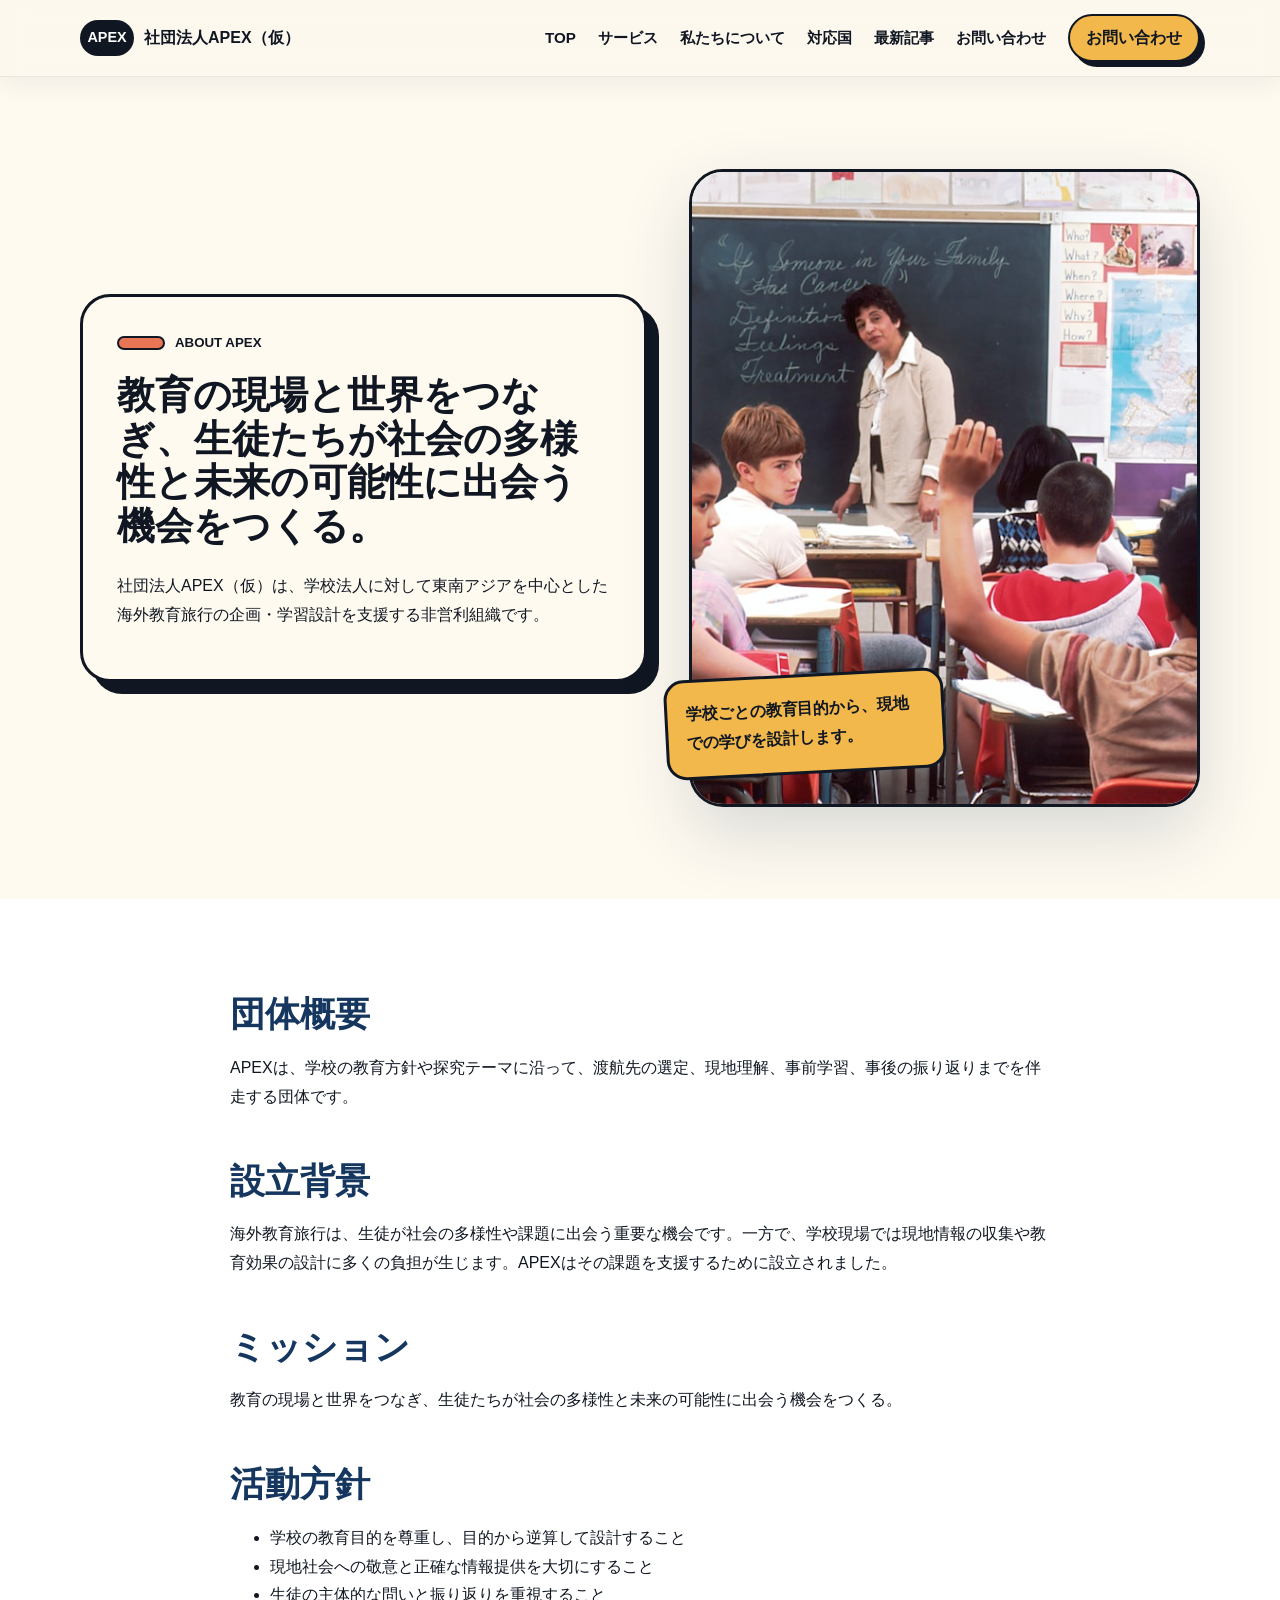
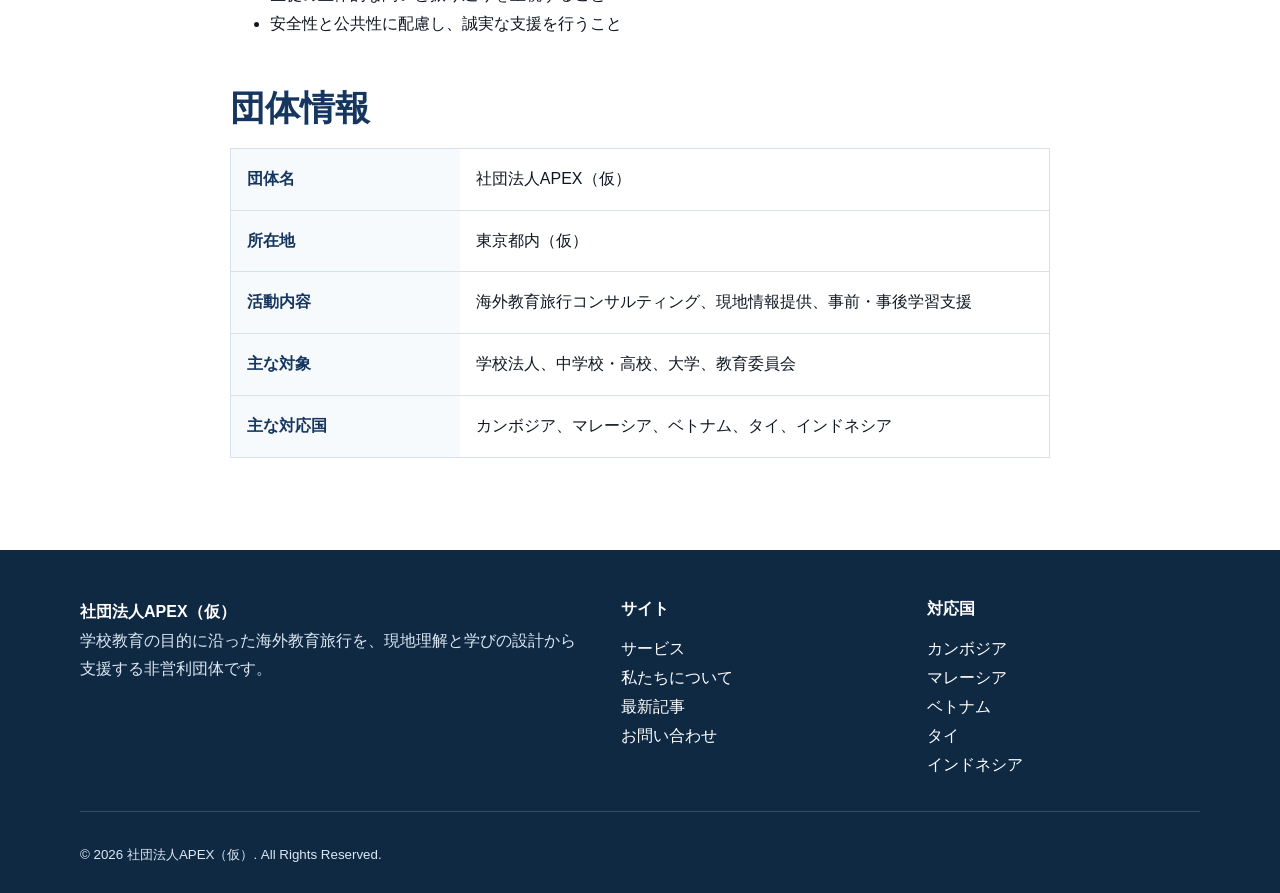
<file: about.html>
<!doctype html>
<html lang="ja">
<head>
  <meta charset="utf-8">
  <meta name="viewport" content="width=device-width, initial-scale=1">
  <title>私たちについて | 社団法人APEX（仮）</title>
  <meta name="description" content="社団法人APEX（仮）の団体概要、ミッション、活動方針を紹介します。">
  <link rel="stylesheet" href="style.css">
  <link rel="stylesheet" href="assets/css/main.css">
  <link rel="stylesheet" href="assets/css/field.css">
  <link rel="stylesheet" href="assets/css/static.css">
</head>
<body class="field-preview">
  <a class="skip-link" href="#main">本文へ移動</a>
  <header class="site-header">
    <div class="container header-inner">
      <a class="site-brand" href="index.html#top">
        <span class="site-brand__mark">APEX</span>
        <span class="site-brand__text">社団法人APEX（仮）</span>
      </a>
      <button class="nav-toggle" type="button" aria-expanded="false" aria-controls="primary-nav" data-nav-toggle><span></span><span></span><span></span><span class="screen-reader-text">メニュー</span></button>
      <nav id="primary-nav" class="primary-nav" aria-label="グローバルナビゲーション" data-primary-nav>
        <ul class="primary-nav__list"><li><a href="index.html#top">TOP</a></li><li><a href="index.html#service">サービス</a></li><li><a href="about.html">私たちについて</a></li><li><a href="index.html#countries">対応国</a></li><li><a href="index.html#articles">最新記事</a></li><li><a href="index.html#contact">お問い合わせ</a></li></ul>
        <a class="button button--small" href="index.html#contact">お問い合わせ</a>
      </nav>
    </div>
  </header>

  <main id="main">
    <section class="field-section field-section--paper">
      <div class="container field-story-grid">
        <div class="field-story-copy">
          <p class="field-kicker">About APEX</p>
          <blockquote>教育の現場と世界をつなぎ、生徒たちが社会の多様性と未来の可能性に出会う機会をつくる。</blockquote>
          <p>社団法人APEX（仮）は、学校法人に対して東南アジアを中心とした海外教育旅行の企画・学習設計を支援する非営利組織です。</p>
        </div>
        <div class="field-story-media">
          <img src="assets/images/students-class.jpg" alt="教室で学ぶ生徒たち">
          <div class="field-story-label">学校ごとの教育目的から、現地での学びを設計します。</div>
        </div>
      </div>
    </section>

    <section class="field-section field-section--white">
      <div class="container content-narrow rich-text">
        <h2>団体概要</h2>
        <p>APEXは、学校の教育方針や探究テーマに沿って、渡航先の選定、現地理解、事前学習、事後の振り返りまでを伴走する団体です。</p>
        <h2>設立背景</h2>
        <p>海外教育旅行は、生徒が社会の多様性や課題に出会う重要な機会です。一方で、学校現場では現地情報の収集や教育効果の設計に多くの負担が生じます。APEXはその課題を支援するために設立されました。</p>
        <h2>ミッション</h2>
        <p>教育の現場と世界をつなぎ、生徒たちが社会の多様性と未来の可能性に出会う機会をつくる。</p>
        <h2>活動方針</h2>
        <ul><li>学校の教育目的を尊重し、目的から逆算して設計すること</li><li>現地社会への敬意と正確な情報提供を大切にすること</li><li>生徒の主体的な問いと振り返りを重視すること</li><li>安全性と公共性に配慮し、誠実な支援を行うこと</li></ul>
        <h2>団体情報</h2>
        <table class="info-table"><tbody><tr><th>団体名</th><td>社団法人APEX（仮）</td></tr><tr><th>所在地</th><td>東京都内（仮）</td></tr><tr><th>活動内容</th><td>海外教育旅行コンサルティング、現地情報提供、事前・事後学習支援</td></tr><tr><th>主な対象</th><td>学校法人、中学校・高校、大学、教育委員会</td></tr><tr><th>主な対応国</th><td>カンボジア、マレーシア、ベトナム、タイ、インドネシア</td></tr></tbody></table>
      </div>
    </section>
  </main>

  <footer class="site-footer">
    <div class="container footer-grid">
      <div><a class="footer-brand" href="index.html">社団法人APEX（仮）</a><p>学校教育の目的に沿った海外教育旅行を、現地理解と学びの設計から支援する非営利団体です。</p></div>
      <nav aria-label="フッターナビゲーション"><h2>サイト</h2><ul><li><a href="index.html#service">サービス</a></li><li><a href="about.html">私たちについて</a></li><li><a href="index.html#articles">最新記事</a></li><li><a href="index.html#contact">お問い合わせ</a></li></ul></nav>
      <nav aria-label="対応国リンク"><h2>対応国</h2><ul><li><a href="cambodia.html">カンボジア</a></li><li><a href="malaysia.html">マレーシア</a></li><li><a href="vietnam.html">ベトナム</a></li><li><a href="thailand.html">タイ</a></li><li><a href="indonesia.html">インドネシア</a></li></ul></nav>
    </div>
    <div class="container footer-bottom"><small>&copy; 2026 社団法人APEX（仮）. All Rights Reserved.</small></div>
  </footer>
  <script src="assets/js/main.js"></script>
</body>
</html>
</file>
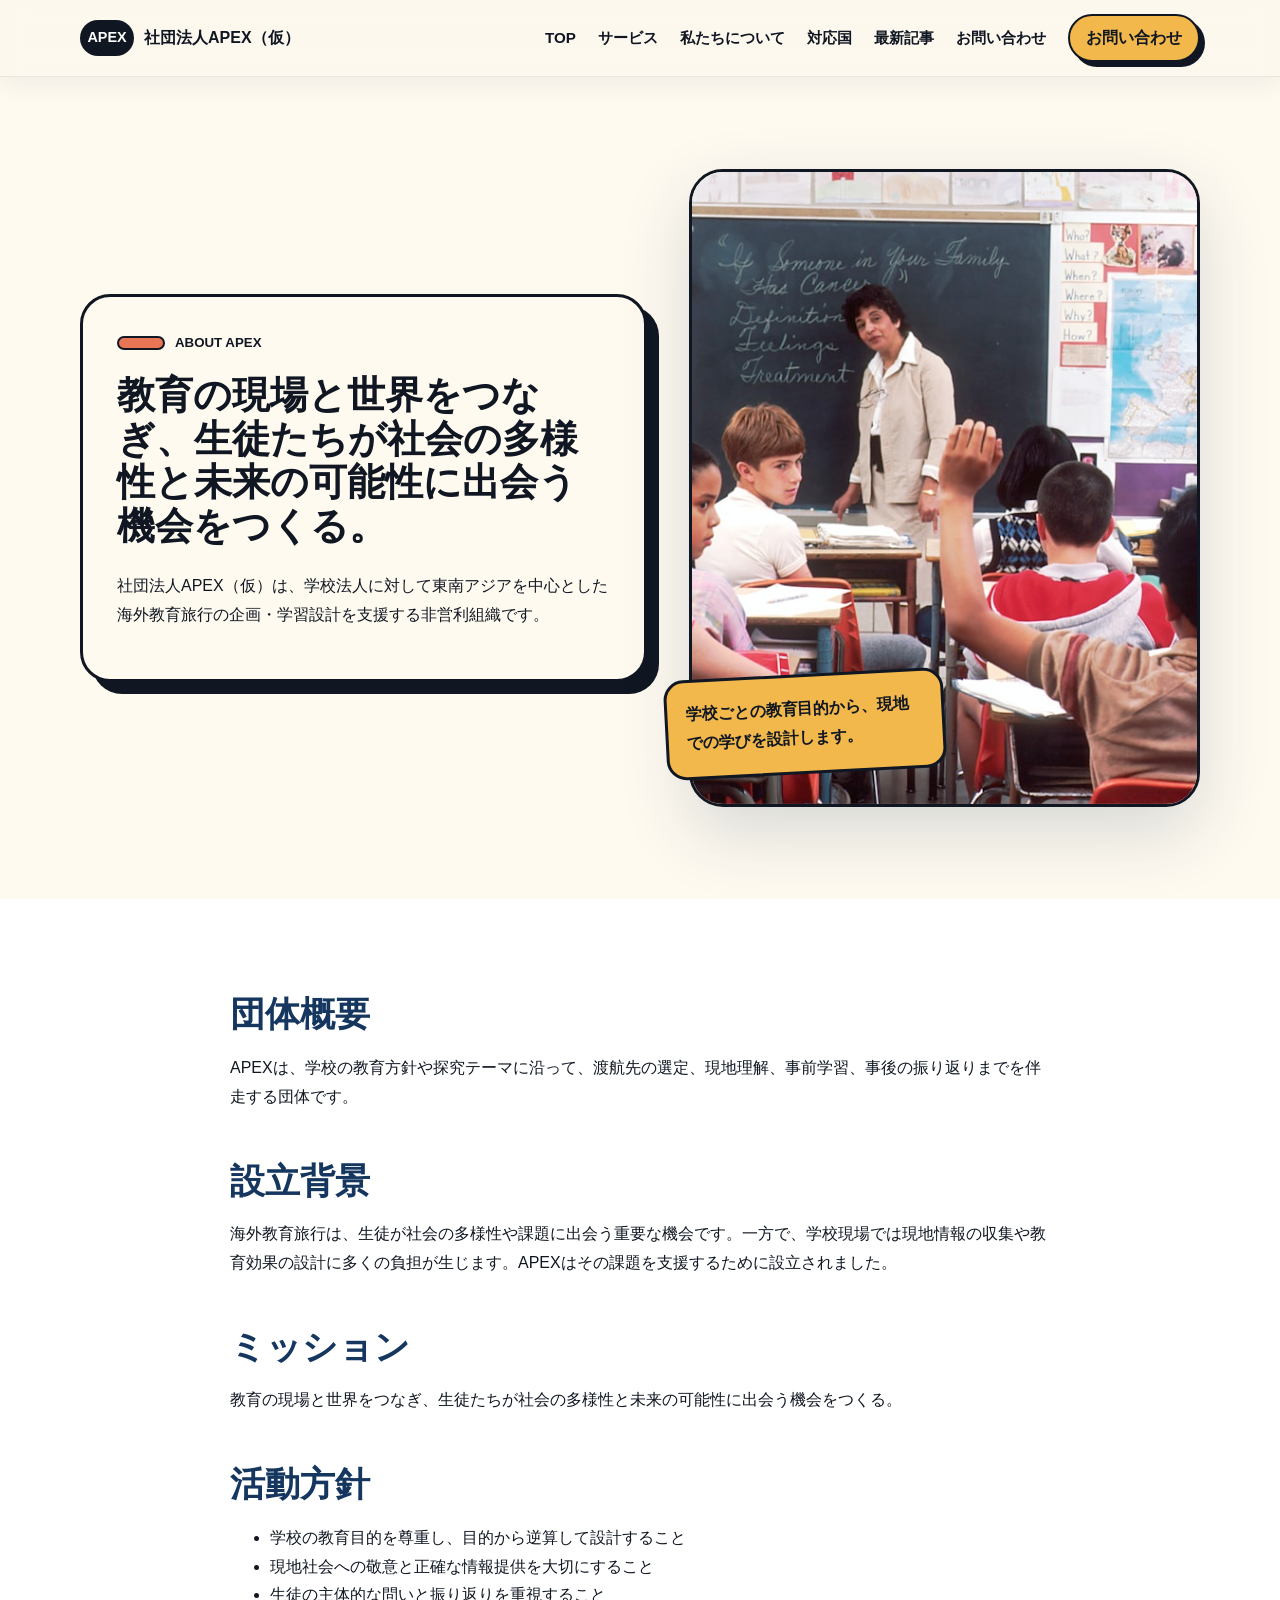
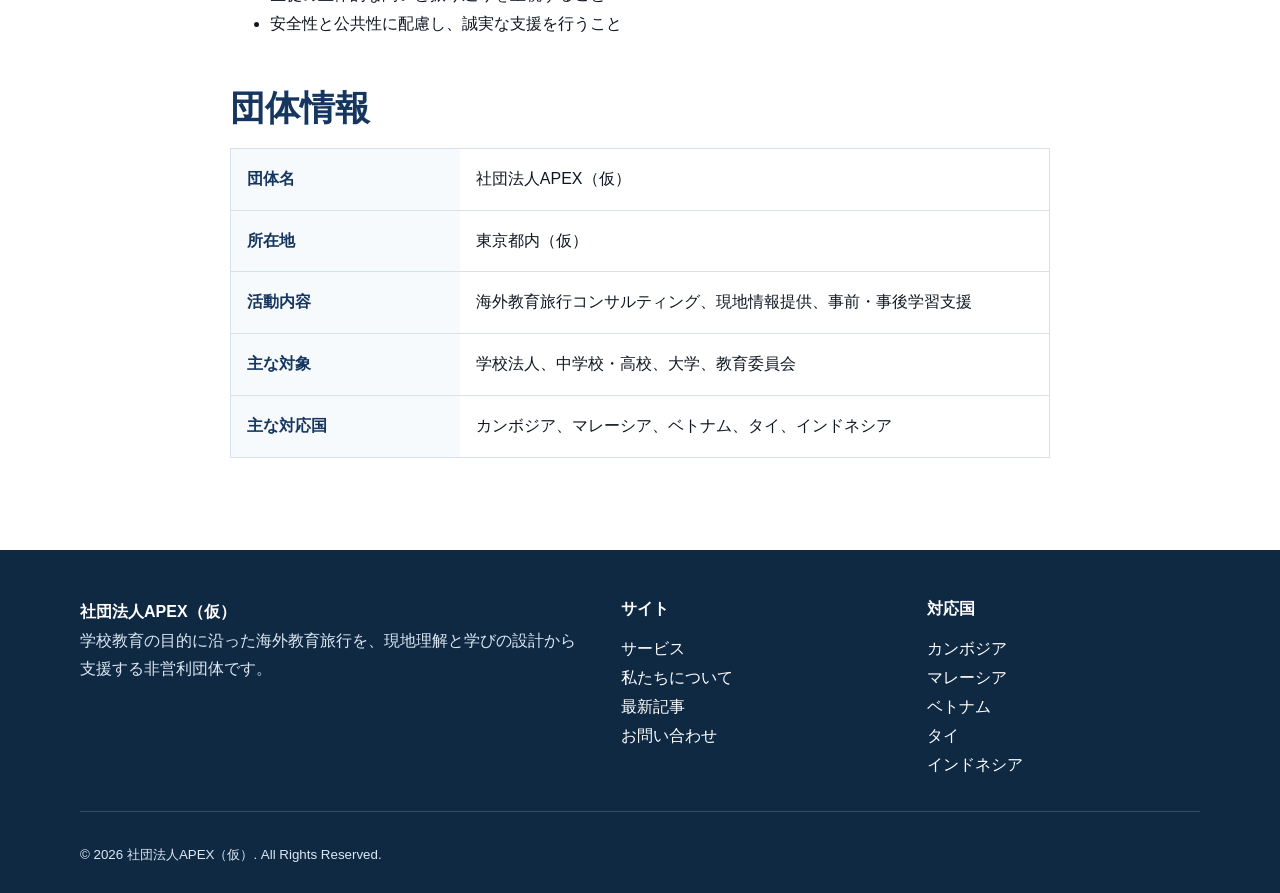
<file: about.html.html>
<!doctype html>
<html lang="ja">
<head>
  <meta charset="utf-8">
  <meta name="viewport" content="width=device-width, initial-scale=1">
  <title>私たちについて | 社団法人APEX（仮）</title>
  <meta name="description" content="社団法人APEX（仮）の団体概要、ミッション、活動方針を紹介します。">
  <link rel="stylesheet" href="style.css">
  <link rel="stylesheet" href="assets/css/main.css">
  <link rel="stylesheet" href="assets/css/field.css">
</head>
<body class="field-preview">
  <a class="skip-link" href="#main">本文へ移動</a>
  <header class="site-header">
    <div class="container header-inner">
      <a class="site-brand" href="index.html#top">
        <span class="site-brand__mark">APEX</span>
        <span class="site-brand__text">社団法人APEX（仮）</span>
      </a>
      <button class="nav-toggle" type="button" aria-expanded="false" aria-controls="primary-nav" data-nav-toggle>
        <span></span><span></span><span></span>
        <span class="screen-reader-text">メニュー</span>
      </button>
      <nav id="primary-nav" class="primary-nav" aria-label="グローバルナビゲーション" data-primary-nav>
        <ul class="primary-nav__list">
          <li><a href="index.html#top">TOP</a></li>
          <li><a href="index.html#service">サービス</a></li>
          <li><a href="about.html">私たちについて</a></li>
          <li><a href="index.html#countries">対応国</a></li>
          <li><a href="index.html#articles">最新記事</a></li>
          <li><a href="index.html#contact">お問い合わせ</a></li>
        </ul>
        <a class="button button--small" href="index.html#contact">お問い合わせ</a>
      </nav>
    </div>
  </header>

  <main id="main">
    <section class="field-section field-section--paper">
      <div class="container field-story-grid">
        <div class="field-story-copy">
          <p class="field-kicker">About APEX</p>
          <blockquote>教育の現場と世界をつなぎ、生徒たちが社会の多様性と未来の可能性に出会う機会をつくる。</blockquote>
          <p>社団法人APEX（仮）は、学校法人に対して東南アジアを中心とした海外教育旅行の企画・学習設計を支援する非営利組織です。</p>
        </div>
        <div class="field-story-media">
          <img src="assets/images/students-class.jpg" alt="教室で学ぶ生徒たち">
          <div class="field-story-label">学校ごとの教育目的から、現地での学びを設計します。</div>
        </div>
      </div>
    </section>

    <section class="field-section field-section--white">
      <div class="container content-narrow rich-text">
        <h2>団体概要</h2>
        <p>APEXは、学校の教育方針や探究テーマに沿って、渡航先の選定、現地理解、事前学習、事後の振り返りまでを伴走する団体です。</p>
        <h2>設立背景</h2>
        <p>海外教育旅行は、生徒が社会の多様性や課題に出会う重要な機会です。一方で、学校現場では現地情報の収集や教育効果の設計に多くの負担が生じます。APEXはその課題を支援するために設立されました。</p>
        <h2>ミッション</h2>
        <p>教育の現場と世界をつなぎ、生徒たちが社会の多様性と未来の可能性に出会う機会をつくる。</p>
        <h2>活動方針</h2>
        <ul><li>学校の教育目的を尊重し、目的から逆算して設計すること</li><li>現地社会への敬意と正確な情報提供を大切にすること</li><li>生徒の主体的な問いと振り返りを重視すること</li><li>安全性と公共性に配慮し、誠実な支援を行うこと</li></ul>
        <h2>団体情報</h2>
        <table class="info-table">
          <tbody>
            <tr><th>団体名</th><td>社団法人APEX（仮）</td></tr>
            <tr><th>所在地</th><td>東京都内（仮）</td></tr>
            <tr><th>活動内容</th><td>海外教育旅行コンサルティング、現地情報提供、事前・事後学習支援</td></tr>
            <tr><th>主な対象</th><td>学校法人、中学校・高校、大学、教育委員会</td></tr>
            <tr><th>主な対応国</th><td>カンボジア、マレーシア、ベトナム、タイ、インドネシア</td></tr>
          </tbody>
        </table>
      </div>
    </section>
  </main>

  <footer class="site-footer">
    <div class="container footer-grid">
      <div><a class="footer-brand" href="index.html">社団法人APEX（仮）</a><p>学校教育の目的に沿った海外教育旅行を、現地理解と学びの設計から支援する非営利団体です。</p></div>
      <nav aria-label="フッターナビゲーション"><h2>サイト</h2><ul><li><a href="index.html#service">サービス</a></li><li><a href="about.html">私たちについて</a></li><li><a href="index.html#articles">最新記事</a></li><li><a href="index.html#contact">お問い合わせ</a></li></ul></nav>
      <nav aria-label="対応国リンク"><h2>対応国</h2><ul><li><a href="index.html#countries">カンボジア</a></li><li><a href="index.html#countries">マレーシア</a></li><li><a href="index.html#countries">ベトナム</a></li><li><a href="index.html#countries">タイ</a></li><li><a href="index.html#countries">インドネシア</a></li></ul></nav>
    </div>
    <div class="container footer-bottom"><small>&copy; 2026 社団法人APEX（仮）. All Rights Reserved.</small></div>
  </footer>
  <script src="assets/js/main.js"></script>
</body>
</html>
</file>
<file: style.css>
/* Static site base file. Main styles are loaded from assets/css/. */
</file>
<file: assets/css/main.css>
:root {
  --color-navy: #15365f;
  --color-blue: #27679d;
  --color-sky: #eaf4fb;
  --color-green: #3f7f68;
  --color-gold: #b08a3a;
  --color-ink: #1e293b;
  --color-muted: #64748b;
  --color-line: #d8e1ea;
  --color-bg: #ffffff;
  --color-soft: #f5f8fb;
  --shadow: 0 18px 45px rgba(21, 54, 95, 0.12);
  --radius: 8px;
  --container: 1120px;
}

* {
  box-sizing: border-box;
}

html {
  scroll-behavior: smooth;
}

body {
  margin: 0;
  color: var(--color-ink);
  font-family: "Noto Sans JP", "Hiragino Kaku Gothic ProN", Meiryo, sans-serif;
  line-height: 1.8;
  background: var(--color-bg);
}

img {
  display: block;
  max-width: 100%;
  height: auto;
}

a {
  color: inherit;
}

.container {
  width: min(var(--container), calc(100% - 40px));
  margin-inline: auto;
}

.content-narrow {
  max-width: 820px;
}

.skip-link,
.screen-reader-text {
  position: absolute;
  width: 1px;
  height: 1px;
  padding: 0;
  overflow: hidden;
  clip: rect(0, 0, 0, 0);
  white-space: nowrap;
  border: 0;
}

.skip-link:focus {
  z-index: 1000;
  width: auto;
  height: auto;
  clip: auto;
  top: 12px;
  left: 12px;
  padding: 10px 14px;
  background: #fff;
  border: 2px solid var(--color-blue);
}

.site-header {
  position: sticky;
  top: 0;
  z-index: 50;
  background: rgba(255, 255, 255, 0.94);
  border-bottom: 1px solid rgba(216, 225, 234, 0.9);
  backdrop-filter: blur(12px);
}

.header-inner {
  display: flex;
  align-items: center;
  justify-content: space-between;
  min-height: 76px;
  gap: 24px;
}

.site-brand,
.footer-brand {
  display: inline-flex;
  align-items: center;
  gap: 10px;
  color: var(--color-navy);
  font-weight: 700;
  text-decoration: none;
}

.site-brand__mark {
  display: grid;
  place-items: center;
  width: 54px;
  height: 36px;
  color: #fff;
  background: var(--color-navy);
  border-radius: var(--radius);
  font-size: 0.9rem;
  letter-spacing: 0;
}

.primary-nav {
  display: flex;
  align-items: center;
  gap: 22px;
}

.primary-nav__list {
  display: flex;
  align-items: center;
  gap: 22px;
  padding: 0;
  margin: 0;
  list-style: none;
  font-size: 0.95rem;
  font-weight: 600;
}

.primary-nav a {
  text-decoration: none;
}

.primary-nav a:hover,
.text-link:hover {
  color: var(--color-blue);
}

.nav-toggle {
  display: none;
  width: 44px;
  height: 44px;
  border: 1px solid var(--color-line);
  background: #fff;
  border-radius: var(--radius);
}

.nav-toggle span:not(.screen-reader-text) {
  display: block;
  width: 20px;
  height: 2px;
  margin: 5px auto;
  background: var(--color-navy);
}

.button {
  display: inline-flex;
  align-items: center;
  justify-content: center;
  min-height: 48px;
  padding: 12px 22px;
  color: #fff;
  font-weight: 700;
  text-decoration: none;
  background: var(--color-navy);
  border: 1px solid var(--color-navy);
  border-radius: var(--radius);
  cursor: pointer;
}

.button:hover {
  background: #0f2a4b;
}

.button--secondary {
  color: var(--color-navy);
  background: #fff;
}

.button--small {
  min-height: 42px;
  padding: 8px 16px;
}

.button-row {
  display: flex;
  flex-wrap: wrap;
  gap: 12px;
  margin-top: 30px;
}

.hero {
  padding: 72px 0 56px;
  background: linear-gradient(180deg, #f7fbff 0%, #fff 100%);
}

.hero__grid,
.page-hero__grid,
.split-grid {
  display: grid;
  grid-template-columns: minmax(0, 1.05fr) minmax(320px, 0.95fr);
  align-items: center;
  gap: 52px;
}

.hero h1,
.page-hero h1,
.single-hero h1 {
  margin: 0;
  color: var(--color-navy);
  font-size: clamp(2rem, 4vw, 3.45rem);
  line-height: 1.28;
}

.hero p,
.page-hero p {
  max-width: 700px;
  color: var(--color-muted);
}

.hero__visual img,
.page-hero img,
.split-grid img {
  width: 100%;
  border-radius: var(--radius);
  box-shadow: var(--shadow);
}

.eyebrow {
  margin: 0 0 10px;
  color: var(--color-green);
  font-size: 0.78rem;
  font-weight: 800;
  letter-spacing: 0;
  text-transform: uppercase;
}

.section {
  padding: 76px 0;
}

.section--soft {
  background: var(--color-soft);
}

.section--pale {
  background: var(--color-sky);
}

.section-heading {
  max-width: 760px;
  margin-bottom: 34px;
}

.section-heading--row {
  display: flex;
  align-items: end;
  justify-content: space-between;
  gap: 20px;
  max-width: none;
}

h2 {
  margin: 0 0 16px;
  color: var(--color-navy);
  font-size: clamp(1.55rem, 2.7vw, 2.25rem);
  line-height: 1.35;
}

h3 {
  margin: 0 0 10px;
  color: var(--color-navy);
  line-height: 1.45;
}

p {
  margin: 0 0 1rem;
}

.issue-grid,
.country-grid,
.post-grid,
.card-grid {
  display: grid;
  gap: 20px;
}

.issue-grid {
  grid-template-columns: repeat(5, 1fr);
}

.country-grid,
.post-grid {
  grid-template-columns: repeat(3, 1fr);
}

.card-grid--three {
  grid-template-columns: repeat(3, 1fr);
}

.issue-card,
.service-card,
.country-card,
.post-card,
.cta-box,
.contact-note,
.contact-form {
  background: #fff;
  border: 1px solid var(--color-line);
  border-radius: var(--radius);
}

.issue-card {
  padding: 18px;
  color: var(--color-navy);
  font-weight: 700;
}

.service-card,
.country-card {
  padding: 26px;
}

.service-card {
  border-top: 4px solid var(--color-blue);
}

.country-card {
  border-top: 4px solid var(--color-green);
}

.text-link {
  display: inline-flex;
  color: var(--color-blue);
  font-weight: 700;
  text-decoration: none;
}

.text-link::after {
  content: "";
  width: 0.5em;
  height: 0.5em;
  margin: 0.65em 0 0 0.4em;
  border-top: 2px solid currentColor;
  border-right: 2px solid currentColor;
  transform: rotate(45deg);
}

.split-section {
  overflow: hidden;
}

.post-card {
  overflow: hidden;
}

.post-card__image,
.post-card > img {
  display: block;
  aspect-ratio: 16 / 10;
  background: var(--color-sky);
}

.post-card__image img,
.post-card > img {
  width: 100%;
  height: 100%;
  object-fit: cover;
}

.post-card__body {
  padding: 22px;
}

.post-card__meta {
  display: flex;
  flex-wrap: wrap;
  gap: 8px 14px;
  align-items: center;
  margin-bottom: 10px;
  color: var(--color-muted);
  font-size: 0.88rem;
}

.post-card__meta a,
.post-card__meta span {
  color: var(--color-green);
  font-weight: 700;
  text-decoration: none;
}

.post-card__title a {
  text-decoration: none;
}

.cta-section {
  padding: 76px 0;
  background: var(--color-navy);
}

.cta-box {
  max-width: 920px;
  padding: 42px;
}

.page-hero,
.single-hero {
  padding: 70px 0;
  background: linear-gradient(180deg, #f4f9fd 0%, #fff 100%);
}

.page-hero--compact {
  padding: 62px 0 48px;
}

.pill-list {
  display: flex;
  flex-wrap: wrap;
  gap: 12px;
}

.pill-list span,
.category-filter a {
  display: inline-flex;
  padding: 9px 14px;
  color: var(--color-navy);
  font-weight: 700;
  text-decoration: none;
  background: #fff;
  border: 1px solid var(--color-line);
  border-radius: 999px;
}

.flow-list {
  display: grid;
  grid-template-columns: repeat(6, 1fr);
  gap: 14px;
  padding: 0;
  margin: 0;
  list-style: none;
  counter-reset: flow;
}

.flow-list li {
  position: relative;
  padding: 48px 16px 18px;
  background: #fff;
  border: 1px solid var(--color-line);
  border-radius: var(--radius);
  font-weight: 700;
}

.flow-list li::before {
  counter-increment: flow;
  content: counter(flow, decimal-leading-zero);
  position: absolute;
  top: 14px;
  left: 16px;
  color: var(--color-gold);
  font-weight: 800;
}

.faq-list {
  display: grid;
  gap: 12px;
}

.faq-list details {
  padding: 18px 20px;
  background: #fff;
  border: 1px solid var(--color-line);
  border-radius: var(--radius);
}

.faq-list summary {
  color: var(--color-navy);
  font-weight: 700;
  cursor: pointer;
}

.rich-text h2 {
  margin-top: 46px;
}

.rich-text h2:first-child {
  margin-top: 0;
}

.rich-text blockquote {
  margin: 24px 0;
  padding: 22px 26px;
  color: var(--color-navy);
  font-size: 1.18rem;
  font-weight: 700;
  background: var(--color-sky);
  border-left: 5px solid var(--color-green);
}

.info-table {
  width: 100%;
  border-collapse: collapse;
  background: #fff;
  border: 1px solid var(--color-line);
}

.info-table th,
.info-table td {
  padding: 16px;
  text-align: left;
  border-bottom: 1px solid var(--color-line);
  vertical-align: top;
}

.info-table th {
  width: 28%;
  color: var(--color-navy);
  background: #f7fafc;
}

.archive-tools {
  display: grid;
  gap: 18px;
  margin-bottom: 30px;
}

.category-filter {
  display: flex;
  flex-wrap: wrap;
  gap: 10px;
}

.search-form {
  display: flex;
  max-width: 520px;
  gap: 8px;
}

.search-field,
.contact-form input,
.contact-form select,
.contact-form textarea {
  width: 100%;
  min-height: 46px;
  padding: 10px 12px;
  color: var(--color-ink);
  font: inherit;
  background: #fff;
  border: 1px solid var(--color-line);
  border-radius: var(--radius);
}

.search-form button {
  min-width: 82px;
  color: #fff;
  font-weight: 700;
  background: var(--color-navy);
  border: 0;
  border-radius: var(--radius);
}

.single-featured img {
  width: 100%;
  max-height: 520px;
  object-fit: cover;
  border-radius: var(--radius);
  box-shadow: var(--shadow);
}

.single-article .rich-text {
  padding: 52px 0 82px;
}

.contact-layout {
  display: grid;
  grid-template-columns: 0.8fr 1.2fr;
  gap: 28px;
  align-items: start;
}

.contact-note,
.contact-form {
  padding: 28px;
}

.contact-form {
  display: grid;
  gap: 18px;
}

.contact-form label {
  display: grid;
  gap: 7px;
  color: var(--color-navy);
  font-weight: 700;
}

.contact-form label span {
  color: var(--color-gold);
  font-size: 0.8rem;
}

.checkbox-label {
  grid-template-columns: auto 1fr;
  align-items: center;
  color: var(--color-ink) !important;
}

.checkbox-label input {
  width: 18px;
  min-height: 18px;
}

.form-help {
  color: var(--color-muted);
  font-size: 0.88rem;
}

.site-footer {
  padding: 48px 0 24px;
  color: #dbe8f4;
  background: #102943;
}

.footer-grid {
  display: grid;
  grid-template-columns: 1.3fr 0.7fr 0.7fr;
  gap: 34px;
}

.site-footer a {
  color: #fff;
  text-decoration: none;
}

.site-footer h2 {
  color: #fff;
  font-size: 1rem;
}

.site-footer ul {
  padding: 0;
  margin: 0;
  list-style: none;
}

.footer-bottom {
  padding-top: 28px;
  margin-top: 32px;
  border-top: 1px solid rgba(255, 255, 255, 0.16);
}

.nav-links,
.pagination {
  margin-top: 34px;
}

@media (max-width: 980px) {
  .nav-toggle {
    display: block;
  }

  .primary-nav {
    position: absolute;
    top: 76px;
    left: 0;
    right: 0;
    display: none;
    flex-direction: column;
    align-items: stretch;
    padding: 18px 20px 24px;
    background: #fff;
    border-bottom: 1px solid var(--color-line);
  }

  .primary-nav.is-open {
    display: flex;
  }

  .primary-nav__list {
    flex-direction: column;
    align-items: stretch;
    gap: 0;
  }

  .primary-nav__list a {
    display: block;
    padding: 13px 0;
    border-bottom: 1px solid var(--color-line);
  }

  .hero__grid,
  .page-hero__grid,
  .split-grid,
  .contact-layout {
    grid-template-columns: 1fr;
  }

  .issue-grid {
    grid-template-columns: repeat(2, 1fr);
  }

  .country-grid,
  .post-grid,
  .card-grid--three,
  .footer-grid {
    grid-template-columns: repeat(2, 1fr);
  }

  .flow-list {
    grid-template-columns: repeat(3, 1fr);
  }
}

@media (max-width: 640px) {
  .container {
    width: min(100% - 28px, var(--container));
  }

  .hero,
  .section,
  .cta-section,
  .page-hero {
    padding: 48px 0;
  }

  .header-inner {
    min-height: 68px;
  }

  .primary-nav {
    top: 68px;
  }

  .site-brand__text {
    font-size: 0.9rem;
  }

  .issue-grid,
  .country-grid,
  .post-grid,
  .card-grid--three,
  .footer-grid,
  .flow-list {
    grid-template-columns: 1fr;
  }

  .section-heading--row {
    align-items: start;
    flex-direction: column;
  }

  .cta-box,
  .contact-note,
  .contact-form {
    padding: 22px;
  }

  .search-form {
    flex-direction: column;
  }

  .info-table th,
  .info-table td {
    display: block;
    width: 100%;
  }
}
</file>
<file: assets/css/field.css>
:root {
  --field-ink: #101722;
  --field-navy: #082c4f;
  --field-blue: #0d6ca8;
  --field-teal: #12836f;
  --field-mint: #dff5ed;
  --field-sun: #f2b84b;
  --field-coral: #e87554;
  --field-paper: #fffaf0;
  --field-bg: #f6f2e9;
  --field-white: #ffffff;
  --field-muted: #657486;
  --field-line: rgba(16, 23, 34, 0.12);
  --field-shadow: 0 26px 70px rgba(8, 44, 79, 0.16);
  --field-radius: 18px;
}

body.field-preview {
  overflow-x: hidden;
  color: var(--field-ink);
  background: var(--field-bg);
}

.field-preview .site-header {
  background: rgba(255, 250, 240, 0.78);
  border-bottom: 1px solid rgba(16, 23, 34, 0.08);
  box-shadow: 0 8px 28px rgba(16, 23, 34, 0.06);
}

.field-preview .site-brand__mark {
  background: var(--field-ink);
  border-radius: 999px;
}

.field-preview .site-brand,
.field-preview .primary-nav a {
  color: var(--field-ink);
}

.field-preview .button {
  gap: 8px;
  color: var(--field-ink);
  background: var(--field-sun);
  border: 2px solid var(--field-ink);
  border-radius: 999px;
  box-shadow: 5px 5px 0 var(--field-ink);
  transition: transform 0.2s ease, box-shadow 0.2s ease;
}

.field-preview .button:hover {
  color: var(--field-ink);
  background: #ffd36f;
  transform: translate(3px, 3px);
  box-shadow: 2px 2px 0 var(--field-ink);
}

.field-preview .button--secondary {
  background: var(--field-white);
}

.field-hero {
  position: relative;
  min-height: calc(100vh - 76px);
  padding: 72px 0 44px;
  overflow: hidden;
  isolation: isolate;
  background:
    linear-gradient(90deg, rgba(246, 242, 233, 0.98) 0%, rgba(246, 242, 233, 0.9) 39%, rgba(246, 242, 233, 0.12) 100%),
    var(--field-hero-image) center / cover;
}

.field-hero::before {
  position: absolute;
  inset: auto auto -110px -80px;
  width: 430px;
  height: 430px;
  content: "";
  background: var(--field-sun);
  border: 3px solid var(--field-ink);
  border-radius: 50%;
  z-index: -1;
}

.field-hero::after {
  position: absolute;
  top: 13%;
  right: 5%;
  width: 160px;
  height: 160px;
  content: "";
  background:
    linear-gradient(90deg, rgba(16, 23, 34, 0.16) 1px, transparent 1px),
    linear-gradient(rgba(16, 23, 34, 0.16) 1px, transparent 1px);
  background-size: 18px 18px;
  transform: rotate(8deg);
  z-index: -1;
}

.field-hero__grid {
  display: grid;
  grid-template-columns: minmax(0, 0.92fr) minmax(360px, 0.72fr);
  gap: 48px;
  align-items: end;
}

.field-kicker {
  display: inline-flex;
  align-items: center;
  gap: 10px;
  margin: 0 0 18px;
  color: var(--field-ink);
  font-size: 0.83rem;
  font-weight: 900;
  text-transform: uppercase;
}

.field-kicker::before {
  width: 44px;
  height: 10px;
  content: "";
  background: var(--field-coral);
  border: 2px solid var(--field-ink);
  border-radius: 999px;
}

.field-hero h1 {
  max-width: 860px;
  margin: 0;
  color: var(--field-ink);
  font-size: clamp(2.6rem, 6.6vw, 6.9rem);
  font-weight: 900;
  line-height: 0.98;
}

.field-hero h1 span {
  display: block;
}

.field-hero__lead {
  max-width: 650px;
  margin: 28px 0 0;
  color: #2f3d4d;
  font-size: 1.1rem;
  font-weight: 600;
}

.field-hero__actions {
  display: flex;
  flex-wrap: wrap;
  gap: 14px;
  margin-top: 32px;
}

.field-hero__note {
  display: inline-flex;
  flex-wrap: wrap;
  gap: 10px;
  padding: 12px;
  margin-top: 28px;
  background: rgba(255, 255, 255, 0.78);
  border: 2px solid var(--field-ink);
  border-radius: 999px;
  backdrop-filter: blur(14px);
}

.field-hero__note span {
  padding: 4px 10px;
  color: var(--field-ink);
  font-size: 0.86rem;
  font-weight: 800;
}

.field-hero-card {
  position: relative;
  padding: 18px;
  background: rgba(255, 255, 255, 0.8);
  border: 3px solid var(--field-ink);
  border-radius: 28px;
  box-shadow: 14px 14px 0 rgba(16, 23, 34, 0.92);
  backdrop-filter: blur(16px);
  animation: fieldFloat 5.8s ease-in-out infinite;
}

.field-hero-card img {
  width: 100%;
  aspect-ratio: 4 / 5;
  object-fit: cover;
  border-radius: 18px;
}

.field-hero-card figcaption {
  display: grid;
  gap: 6px;
  padding-top: 16px;
  font-weight: 800;
}

.field-hero-card small {
  color: var(--field-muted);
  font-weight: 700;
}

.field-marquee {
  overflow: hidden;
  color: var(--field-white);
  background: var(--field-ink);
  border-block: 3px solid var(--field-ink);
}

.field-marquee__track {
  display: flex;
  width: max-content;
  animation: fieldMarquee 28s linear infinite;
}

.field-marquee span {
  display: inline-flex;
  align-items: center;
  gap: 10px;
  padding: 13px 22px;
  font-weight: 900;
  white-space: nowrap;
}

.field-marquee img {
  width: 28px;
  height: 28px;
  object-fit: cover;
  border: 2px solid rgba(255, 255, 255, 0.92);
  border-radius: 50%;
}

.field-section {
  position: relative;
  padding: 92px 0;
}

.field-section--white {
  background: #fff;
}

.field-section--navy {
  color: #fff;
  background: var(--field-navy);
}

.field-section--paper {
  background: var(--field-paper);
}

.field-heading {
  max-width: 840px;
  margin-bottom: 42px;
}

.field-heading--wide {
  max-width: none;
  display: grid;
  grid-template-columns: minmax(0, 0.8fr) minmax(280px, 0.48fr);
  gap: 44px;
  align-items: end;
}

.field-heading h2 {
  margin: 0 0 14px;
  color: inherit;
  font-size: clamp(2rem, 4vw, 4.3rem);
  font-weight: 900;
  line-height: 1.06;
}

.field-heading p {
  color: var(--field-muted);
  font-weight: 600;
}

.field-section--navy .field-heading p {
  color: rgba(255, 255, 255, 0.76);
}

.field-problem-grid {
  display: grid;
  grid-template-columns: repeat(5, 1fr);
  gap: 14px;
}

.field-problem {
  min-height: 250px;
  padding: 22px;
  background: #fff;
  border: 2px solid var(--field-ink);
  border-radius: 26px;
  box-shadow: 6px 6px 0 var(--field-ink);
  transition: transform 0.22s ease, box-shadow 0.22s ease;
}

.field-problem:hover {
  transform: translate(4px, 4px);
  box-shadow: 2px 2px 0 var(--field-ink);
}

.field-problem strong {
  display: inline-grid;
  place-items: center;
  width: 42px;
  height: 42px;
  margin-bottom: 18px;
  color: var(--field-ink);
  background: var(--field-sun);
  border: 2px solid var(--field-ink);
  border-radius: 999px;
}

.field-problem h3,
.field-service h3,
.field-country h3,
.field-story h3,
.field-article h3 {
  color: inherit;
  font-weight: 900;
}

.field-service-layout {
  display: grid;
  grid-template-columns: 0.78fr 1.22fr;
  gap: 30px;
  align-items: start;
}

.field-photo-stack {
  position: sticky;
  top: 104px;
  display: grid;
  gap: 18px;
}

.field-photo-stack img {
  width: 100%;
  object-fit: cover;
  border: 3px solid var(--field-ink);
  border-radius: 28px;
  box-shadow: 10px 10px 0 var(--field-ink);
}

.field-photo-stack img:first-child {
  aspect-ratio: 4 / 3;
}

.field-photo-stack img:last-child {
  width: 76%;
  aspect-ratio: 1 / 1;
  justify-self: end;
  margin-top: -54px;
}

.field-service-grid {
  display: grid;
  grid-template-columns: repeat(2, 1fr);
  gap: 16px;
}

.field-service {
  padding: 24px;
  color: var(--field-ink);
  background: #fff;
  border: 2px solid var(--field-ink);
  border-radius: 26px;
}

.field-service:nth-child(2n) {
  background: var(--field-mint);
}

.field-service:nth-child(3n) {
  background: #fce6d7;
}

.field-service span {
  display: block;
  margin-bottom: 16px;
  color: var(--field-blue);
  font-size: 2rem;
  font-weight: 900;
  line-height: 1;
}

.field-country-grid {
  display: grid;
  grid-template-columns: repeat(5, minmax(220px, 1fr));
  gap: 16px;
  overflow-x: auto;
  padding: 8px 0 18px;
}

.field-country {
  position: relative;
  min-height: 440px;
  overflow: hidden;
  color: #fff;
  background: var(--field-ink);
  border: 3px solid var(--field-ink);
  border-radius: 30px;
  box-shadow: 9px 9px 0 rgba(16, 23, 34, 0.9);
}

.field-country img {
  width: 100%;
  height: 100%;
  object-fit: cover;
  transition: transform 0.55s ease;
}

.field-country:hover img {
  transform: scale(1.07);
}

.field-country::after {
  position: absolute;
  inset: 0;
  content: "";
  background: linear-gradient(180deg, rgba(16, 23, 34, 0.05), rgba(16, 23, 34, 0.9));
}

.field-country div {
  position: absolute;
  left: 20px;
  right: 20px;
  bottom: 20px;
  z-index: 1;
}

.field-country h3 {
  color: #fff;
  font-size: 1.48rem;
}

.field-country p {
  color: rgba(255, 255, 255, 0.84);
}

.field-story-grid {
  display: grid;
  grid-template-columns: minmax(0, 1fr) minmax(320px, 0.9fr);
  gap: 42px;
  align-items: center;
}

.field-story-copy {
  padding: 34px;
  background: var(--field-paper);
  border: 3px solid var(--field-ink);
  border-radius: 30px;
  box-shadow: 12px 12px 0 var(--field-ink);
}

.field-story-copy blockquote {
  margin: 0 0 24px;
  color: var(--field-ink);
  font-size: clamp(1.6rem, 3vw, 3.3rem);
  font-weight: 900;
  line-height: 1.14;
}

.field-story-media {
  position: relative;
}

.field-story-media img {
  width: 100%;
  aspect-ratio: 4 / 5;
  object-fit: cover;
  border: 3px solid var(--field-ink);
  border-radius: 34px;
  box-shadow: var(--field-shadow);
}

.field-story-label {
  position: absolute;
  left: -24px;
  bottom: 34px;
  max-width: 280px;
  padding: 18px;
  color: var(--field-ink);
  font-weight: 900;
  background: var(--field-sun);
  border: 3px solid var(--field-ink);
  border-radius: 20px;
  transform: rotate(-3deg);
}

.field-flow {
  display: grid;
  grid-template-columns: repeat(6, 1fr);
  gap: 12px;
  counter-reset: flow;
}

.field-flow li {
  position: relative;
  min-height: 142px;
  padding: 52px 14px 16px;
  color: var(--field-ink);
  font-weight: 900;
  list-style: none;
  background: #fff;
  border: 2px solid var(--field-ink);
  border-radius: 24px;
}

.field-flow li::before {
  position: absolute;
  top: 14px;
  left: 14px;
  counter-increment: flow;
  content: "0" counter(flow);
  color: var(--field-coral);
  font-size: 1.55rem;
}

.field-article-grid {
  display: grid;
  grid-template-columns: 1.1fr 0.95fr 0.95fr;
  gap: 18px;
}

.field-article {
  overflow: hidden;
  background: #fff;
  border: 2px solid var(--field-ink);
  border-radius: 28px;
  box-shadow: 7px 7px 0 var(--field-ink);
}

.field-article:first-child {
  grid-row: span 2;
}

.field-article img {
  width: 100%;
  aspect-ratio: 16 / 10;
  object-fit: cover;
}

.field-article:first-child img {
  aspect-ratio: 16 / 14;
}

.field-article__body {
  padding: 22px;
}

.field-tag {
  display: inline-flex;
  padding: 6px 12px;
  margin-bottom: 10px;
  color: var(--field-ink);
  font-size: 0.78rem;
  font-weight: 900;
  background: var(--field-mint);
  border: 2px solid var(--field-ink);
  border-radius: 999px;
}

.field-contact {
  position: relative;
  overflow: hidden;
  color: #fff;
  background:
    linear-gradient(90deg, rgba(8, 44, 79, 0.94), rgba(8, 44, 79, 0.72)),
    var(--field-contact-image) center / cover;
}

.field-contact .field-heading p {
  color: rgba(255, 255, 255, 0.78);
}

.field-contact-grid {
  display: grid;
  grid-template-columns: 0.8fr 1.2fr;
  gap: 28px;
}

.field-contact-note,
.field-form {
  padding: 30px;
  color: #fff;
  background: rgba(255, 255, 255, 0.1);
  border: 2px solid rgba(255, 255, 255, 0.34);
  border-radius: 30px;
  backdrop-filter: blur(18px);
}

.field-contact-note ul {
  padding: 0;
  margin: 20px 0 0;
  list-style: none;
}

.field-contact-note li {
  padding: 12px 0;
  font-weight: 800;
  border-top: 1px solid rgba(255, 255, 255, 0.2);
}

.field-form {
  display: grid;
  grid-template-columns: repeat(2, 1fr);
  gap: 14px;
}

.field-form label {
  display: grid;
  gap: 7px;
  color: rgba(255, 255, 255, 0.88);
  font-weight: 800;
}

.field-form .form-wide {
  grid-column: 1 / -1;
}

.field-form input,
.field-form select,
.field-form textarea {
  width: 100%;
  min-height: 50px;
  padding: 12px 14px;
  color: var(--field-ink);
  font: inherit;
  background: rgba(255, 255, 255, 0.94);
  border: 2px solid transparent;
  border-radius: 16px;
}

.field-form textarea {
  resize: vertical;
}

.field-reveal {
  opacity: 0;
  transform: translateY(28px);
  transition: opacity 0.7s ease, transform 0.7s ease;
}

.field-reveal.is-visible {
  opacity: 1;
  transform: translateY(0);
}

@keyframes fieldFloat {
  0%,
  100% {
    transform: translateY(0) rotate(2deg);
  }
  50% {
    transform: translateY(-12px) rotate(-1deg);
  }
}

@keyframes fieldMarquee {
  from {
    transform: translateX(0);
  }
  to {
    transform: translateX(-50%);
  }
}

@media (prefers-reduced-motion: reduce) {
  *,
  *::before,
  *::after {
    scroll-behavior: auto !important;
    animation-duration: 0.01ms !important;
    animation-iteration-count: 1 !important;
    transition-duration: 0.01ms !important;
  }
}

@media (max-width: 1120px) {
  .field-hero__grid,
  .field-service-layout,
  .field-story-grid,
  .field-contact-grid,
  .field-heading--wide {
    grid-template-columns: 1fr;
  }

  .field-photo-stack {
    position: static;
  }

  .field-problem-grid {
    grid-template-columns: repeat(2, 1fr);
  }

  .field-flow {
    grid-template-columns: repeat(3, 1fr);
  }

  .field-article-grid {
    grid-template-columns: repeat(2, 1fr);
  }
}

@media (max-width: 720px) {
  .field-hero {
    min-height: auto;
    padding: 54px 0 34px;
    background:
      linear-gradient(180deg, rgba(246, 242, 233, 0.97), rgba(246, 242, 233, 0.72)),
      var(--field-hero-image) center / cover;
  }

  .field-hero__grid,
  .field-service-grid,
  .field-problem-grid,
  .field-flow,
  .field-article-grid,
  .field-form {
    grid-template-columns: 1fr;
  }

  .field-hero-card {
    box-shadow: 8px 8px 0 var(--field-ink);
  }

  .field-section {
    padding: 66px 0;
  }

  .field-country {
    min-height: 360px;
  }

  .field-story-copy {
    padding: 24px;
    box-shadow: 8px 8px 0 var(--field-ink);
  }

  .field-story-label {
    position: static;
    max-width: none;
    margin: -34px 18px 0;
  }
}
</file>
<file: assets/css/static.css>
.field-hero h1 {
  max-width: 960px;
  font-size: clamp(2.7rem, 4.65vw, 5.05rem);
}

.field-hero h1 span {
  white-space: nowrap;
}

@media (min-width: 1121px) {
  .field-hero__grid {
    grid-template-columns: minmax(720px, 1fr) minmax(300px, 0.58fr);
  }
}

.field-flow li {
  display: grid;
  grid-template-columns: auto 1fr;
  gap: 14px;
  align-items: center;
  min-height: 168px;
  padding: 54px 16px 18px;
}

.process-icon {
  display: grid;
  place-items: center;
  width: 64px;
  height: 64px;
  background: var(--field-mint);
  border: 2px solid var(--field-ink);
  border-radius: 18px;
  box-shadow: 4px 4px 0 var(--field-ink);
}

.process-icon svg {
  width: 42px;
  height: 42px;
  stroke: var(--field-ink);
  stroke-width: 2.4;
  fill: none;
  stroke-linecap: round;
  stroke-linejoin: round;
}

.process-title {
  line-height: 1.45;
}

.country-hero {
  position: relative;
  color: #fff;
  background: var(--field-ink);
  isolation: isolate;
}

.country-hero::before {
  position: absolute;
  inset: 0;
  z-index: -2;
  content: "";
  background: var(--country-hero-image) center / cover;
}

.country-hero::after {
  position: absolute;
  inset: 0;
  z-index: -1;
  content: "";
  background: linear-gradient(90deg, rgba(8, 44, 79, 0.96), rgba(8, 44, 79, 0.58));
}

.country-hero .field-heading {
  max-width: 900px;
}

.country-hero .field-heading p {
  color: rgba(255, 255, 255, 0.8);
}

.country-facts {
  display: grid;
  grid-template-columns: repeat(4, 1fr);
  gap: 14px;
}

.country-fact {
  padding: 20px;
  background: #fff;
  border: 2px solid var(--field-ink);
  border-radius: 24px;
  box-shadow: 5px 5px 0 var(--field-ink);
}

.country-fact strong {
  display: block;
  color: var(--field-coral);
  font-size: 0.9rem;
}

.country-content-grid {
  display: grid;
  grid-template-columns: minmax(0, 0.9fr) minmax(320px, 1.1fr);
  gap: 34px;
  align-items: start;
}

.country-photo-card {
  position: sticky;
  top: 104px;
  overflow: hidden;
  border: 3px solid var(--field-ink);
  border-radius: 30px;
  box-shadow: 10px 10px 0 var(--field-ink);
}

.country-photo-card img {
  width: 100%;
  aspect-ratio: 4 / 5;
  object-fit: cover;
}

.country-panel {
  padding: 28px;
  background: #fff;
  border: 2px solid var(--field-ink);
  border-radius: 28px;
}

.country-panel + .country-panel {
  margin-top: 18px;
}

.theme-list {
  display: grid;
  grid-template-columns: repeat(2, 1fr);
  gap: 12px;
  padding: 0;
  list-style: none;
}

.theme-list li {
  padding: 14px;
  background: var(--field-paper);
  border: 2px solid var(--field-ink);
  border-radius: 18px;
  font-weight: 800;
}

.sample-flow {
  display: grid;
  gap: 12px;
  padding: 0;
  list-style: none;
  counter-reset: country-flow;
}

.sample-flow li {
  position: relative;
  padding: 14px 16px 14px 58px;
  background: var(--field-mint);
  border: 2px solid var(--field-ink);
  border-radius: 18px;
  font-weight: 800;
}

.sample-flow li::before {
  position: absolute;
  left: 16px;
  top: 13px;
  counter-increment: country-flow;
  content: counter(country-flow, decimal-leading-zero);
  color: var(--field-coral);
}

@media (max-width: 1120px) {
  .country-facts {
    grid-template-columns: repeat(2, 1fr);
  }

  .country-content-grid {
    grid-template-columns: 1fr;
  }

  .country-photo-card {
    position: static;
  }
}

@media (max-width: 720px) {
  .field-hero h1 {
    font-size: clamp(1.85rem, 10vw, 3.25rem);
    line-height: 1.05;
  }

  .field-flow li {
    grid-template-columns: auto 1fr;
    min-height: 118px;
    padding: 48px 14px 14px;
  }

  .process-icon {
    width: 54px;
    height: 54px;
    border-radius: 16px;
  }

  .process-icon svg {
    width: 34px;
    height: 34px;
  }

  .country-facts,
  .theme-list {
    grid-template-columns: 1fr;
  }
}
</file>
